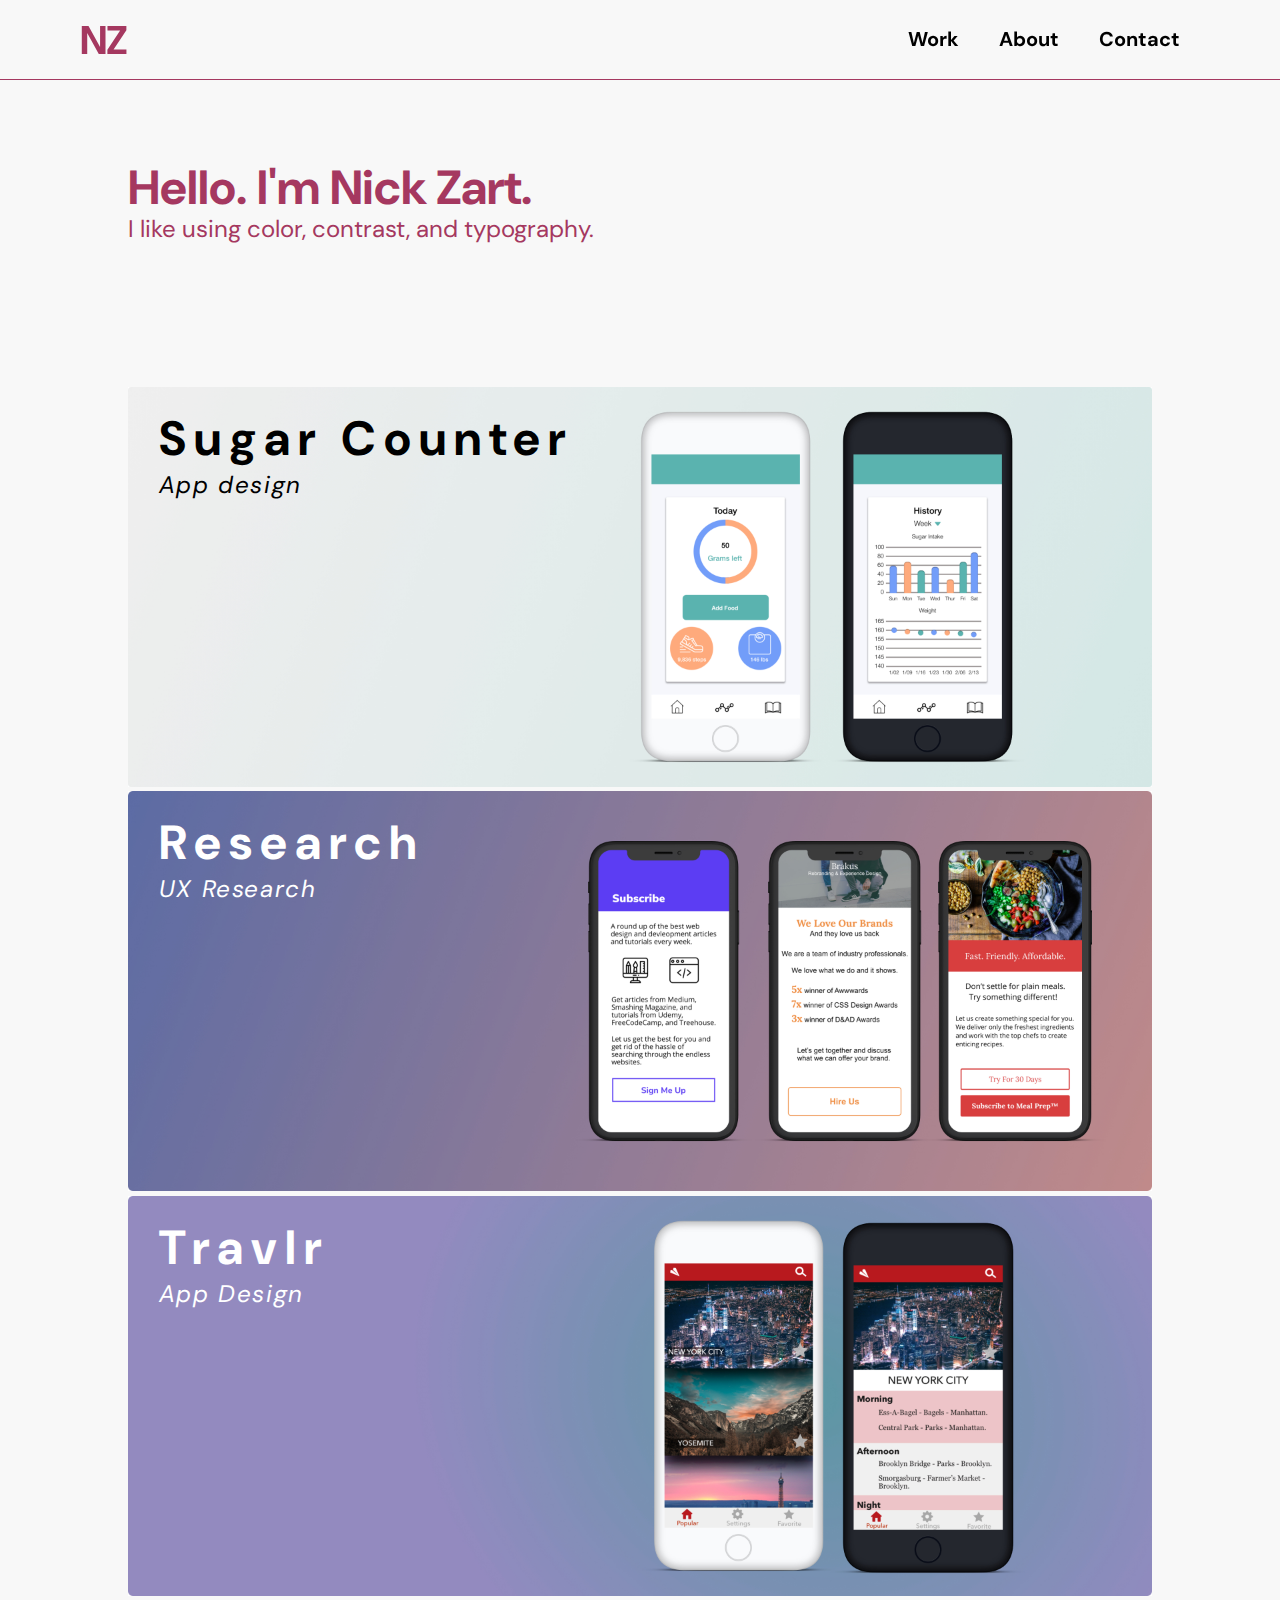
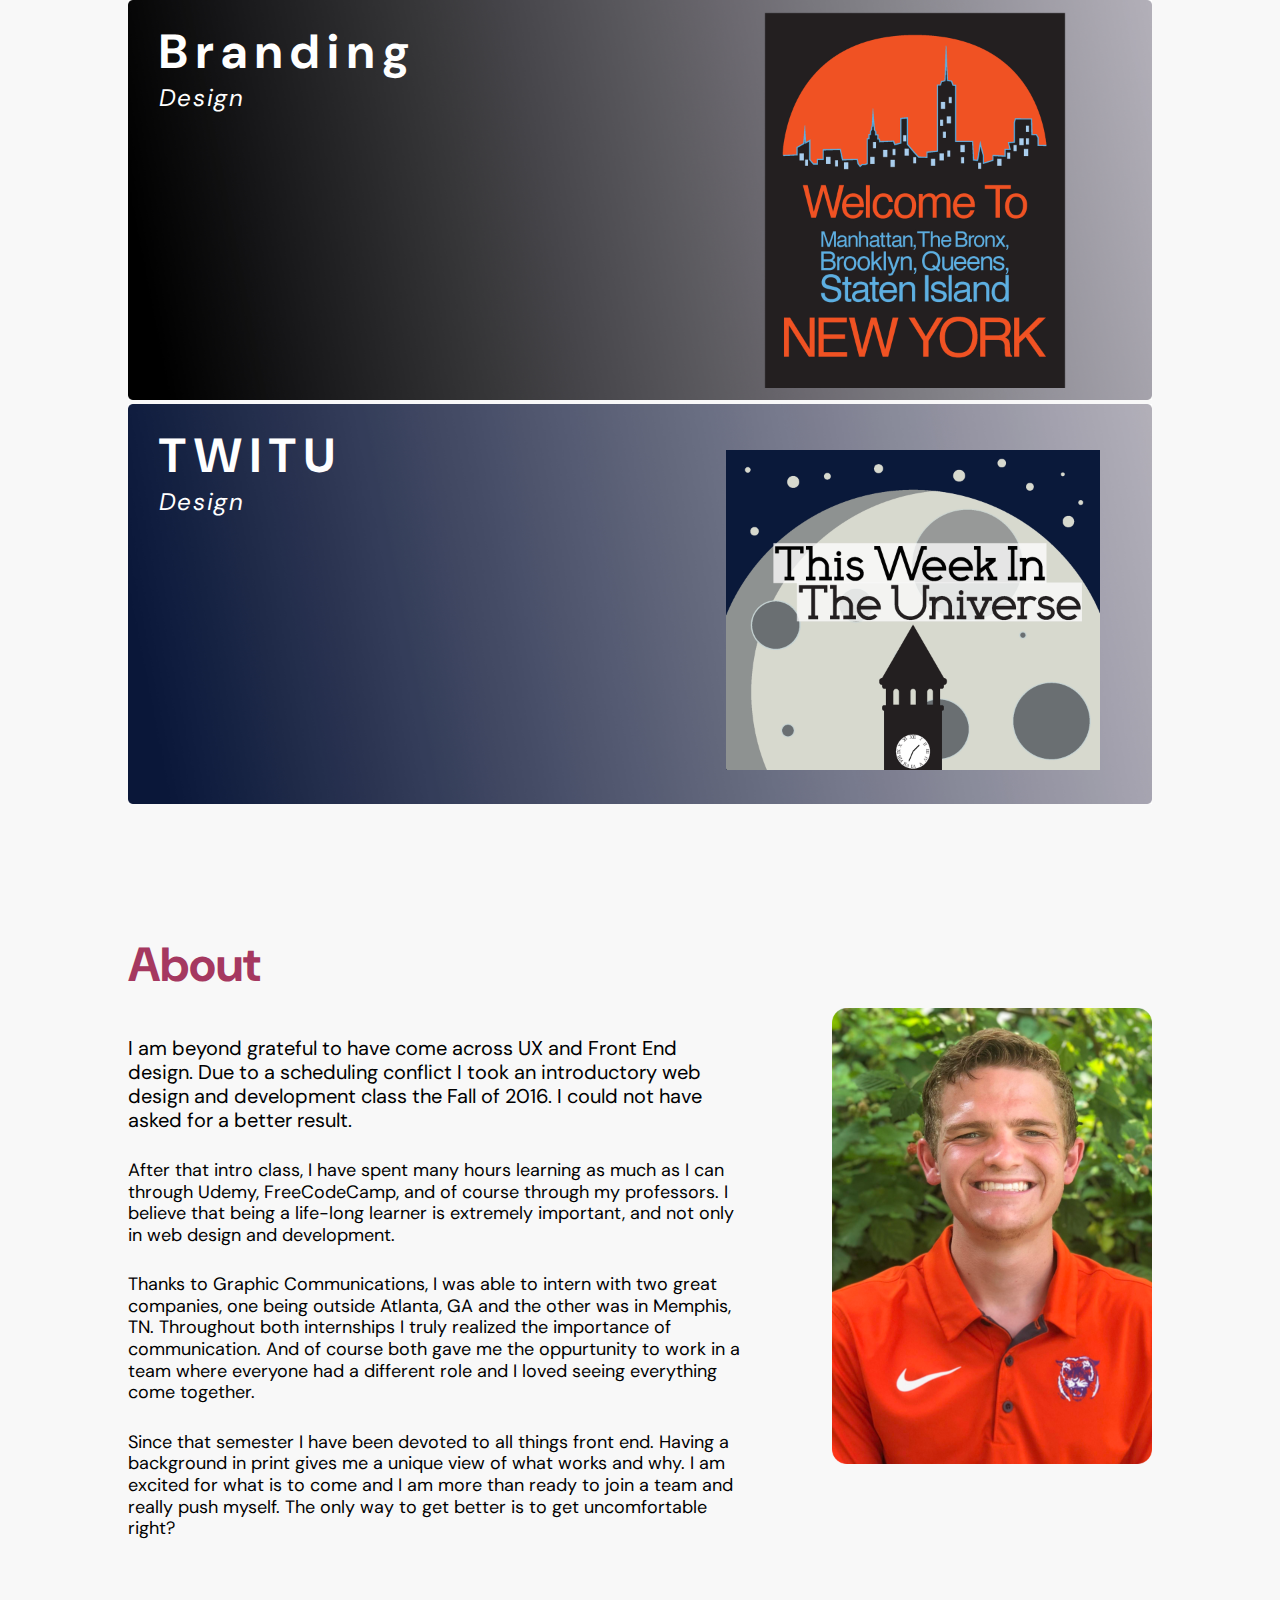
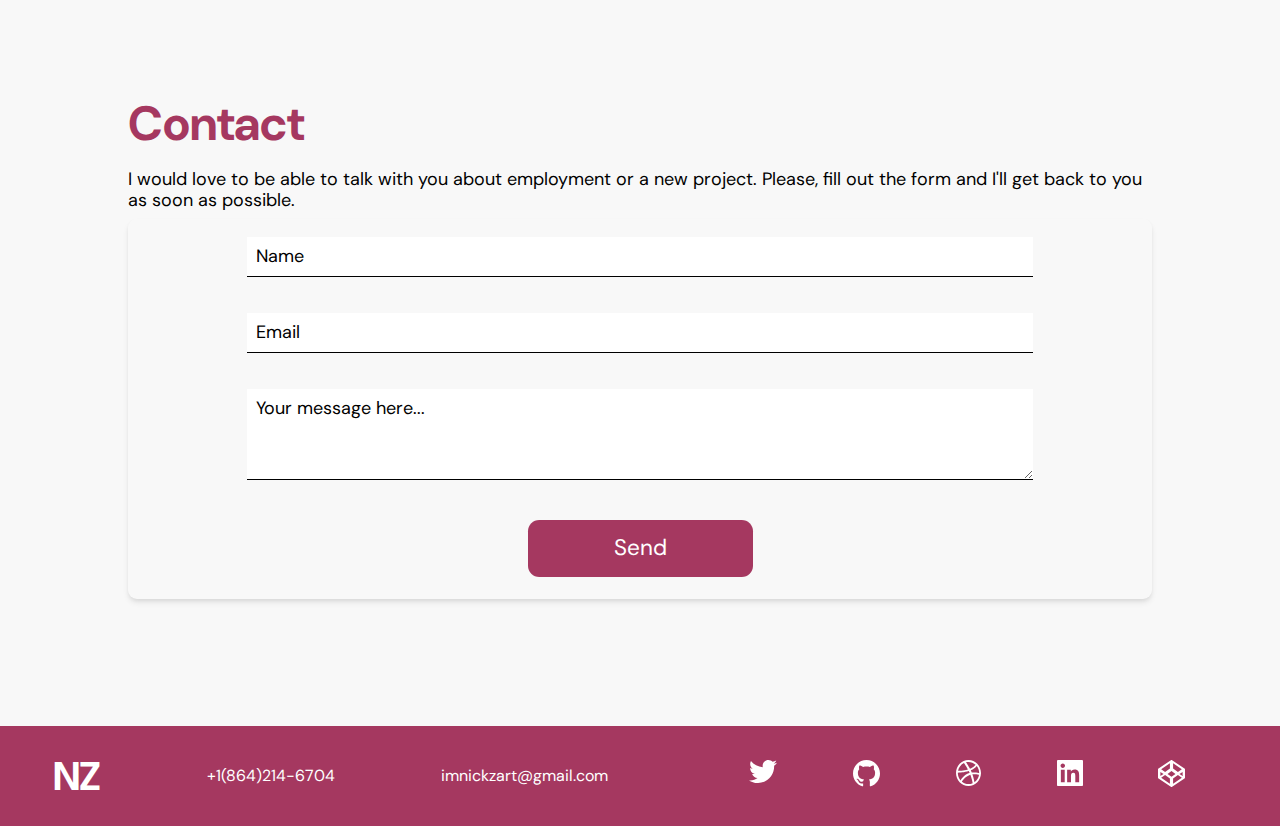
<file: index.html>
<!DOCTYPE html>  
<html lang="en">
    <head>
        <link href="https://fonts.googleapis.com/css?family=DM+Sans:400,700&display=swap" rel="stylesheet">
        <link href="https://fonts.googleapis.com/css?family=DM+Serif+Text&display=swap" rel="stylesheet">
        
        
        <meta name="viewport" content="width=device-width, initial-scale=1"/>
        <link rel="stylesheet" type="text/css" href="outside/normalize.css">
        <link rel="stylesheet" type="text/css" href="outside/modernizr.js">
        
        <link rel="stylesheet" type="text/css" href="stylesheets/style.css">
        
        <!-- Global site tag (gtag.js) - Google Analytics -->
        <script async src="https://www.googletagmanager.com/gtag/js?id=UA-142236474-2"></script>
        <script>
          window.dataLayer = window.dataLayer || [];
          function gtag(){dataLayer.push(arguments);}
          gtag('js', new Date());

          gtag('config', 'UA-142236474-2');
        </script>

        
        <title>Hello.</title>
    </head>
    
    
    <body>
        
        <div class="nav">
            
            <div class="logo">NZ</div>
            
            <ul>
                <li><a href="#workHead" class="first">Work</a></li>
                <li><a href="#aboutHead" class="second">About</a></li>
                <li><a href="#contact" class="third">Contact</a></li>
            </ul>
            
        </div>
        
        
        <div class="wrapper">
            
            <div id="landingPage">
                <div id="firstText">
                    <div class="head">Hello. I'm Nick Zart.</div>
                    <div class="subhead">I like using color, contrast, and typography.</div>
                </div>    
            </div>
            
            
            
            <div class="content" id="workHead">
                <div class="contentWrap">
                    
                    <a href="./sugar.html" target="_blank" class="frontImg">
                        <img class="frontPage" src="./img/sugarArtboard.jpg">
                        <div class="text main" id="black">Sugar Counter</div>
                        <div class="text sub" id="black">App design</div>
                    </a>
                    
                    <a href="./research.html" target="_blank" class="frontImg">
                        <img class="frontPage" src="./img/researchArtboard.jpg">
                        <div class="text main">Research</div>
                        <div class="text sub black">UX Research</div>
                    </a>
                    
                    <a href="./travlr.html" target="_blank" class="frontImg">
                        <img class="frontPage" src="./img/travlrArtboard.jpg">
                        <div class="text main">Travlr</div>
                        <div class="text sub">App Design</div>
                    </a>
                    
                    <a href="./shirt.html" target="_blank" class="frontImg">
                        <img class="frontPage" src="./img/shirtArtboard.jpg">
                        <div class="text main">Branding</div>
                        <div class="text sub">Design</div>
                    </a>
                    
                    <a href="./twitu.html" target="_blank" class="frontImg">
                        <img class="frontPage" src="./img/twituArtboard.jpg">
                        <div class="text main">TWITU</div>
                        <div class="text sub">Design</div>
                    </a>
                </div>
            </div>
           
            
            <div class="content" id="aboutHead">
                <div class="head">About</div>
                
                <div class="contentWrap">
                    <div class="textContent">
                        <p id="headerText">I am beyond grateful to have come across UX and Front End design. Due to a scheduling conflict I took an introductory web design and development class the Fall of 2016. I could not have asked for a better result.</p>
                        
                        <p>After that intro class, I have spent many hours learning as much as I can through Udemy, FreeCodeCamp, and of course through my professors. I believe that being a life-long learner is extremely important, and not only in web design and development.</p>
                        
                        <p>Thanks to Graphic Communications, I was able to intern with two great companies, one being outside Atlanta, GA and the other was in Memphis, TN. Throughout both internships I truly realized the importance of communication. And of course both gave me the oppurtunity to work in a team where everyone had a different role and I loved seeing everything come together.</p>
                        
                        <p>Since that semester I have been devoted to all things front end. Having a background in print gives me a unique view of what works and why. I am excited for what is to come and I am more than ready to join a team and really push myself. The only way to get better is to get uncomfortable right?</p>
                    </div>
                    
                    <img class="personal" src="./img/personal.png">
                    
                </div>
            </div>
            
            
            <div id="contact">
            <div class="head">Contact</div>
                <div id="contactWrap">
                <div>I would love to be able to talk with you about employment or a new project. Please, fill out the form and I'll get back to you as soon as possible.</div>
                    
                <form action="mailto:imnickzart@gmail.com">
                    <input type="text" value="Name" id="name" name="user_name" onfocus="this.value=''">
                    
                    <input type="email" value="Email" id="mail" name="user_mail" onfocus="this.value=''">
                    
                    <textarea id="msg" name="user_message" onfocus="this.value=''">Your message here...</textarea>
                    
                    <button type="submit">Send</button>
                    
                </form>    
            
                </div>
            </div>    
            
            
            
        
        </div>    
        
        <footer>
            <div id="foot">NZ</div>
            <a class="text" href="#">+1(864)214-6704</a>
            <a class="text" href="mailto:imnickzart@gmail.com">imnickzart@gmail.com</a>
            <div id="social">
                <a class="text" href="https://twitter.com/nzart_GC" target="_blank"><img src="./img/twit.svg"></a>
                <a class="text" href="https://github.com/nzart" target="_blank"><img src="./img/git.svg"></a>
                <a class="text" href="https://dribbble.com/njzart" target="_blank"><img src="./img/dribbb.svg"></a>
                <a class="text" href="https://www.linkedin.com/in/imnickzart/" target="_blank"><img src="./img/linkd.svg"></a>
                <a class="text" href="https://codepen.io/njzart1996/" target="_blank"><img src="./img/codp.svg"></a>
            </div>
            <script src="script.js"></script>
        </footer>

        
    </body>
</file>
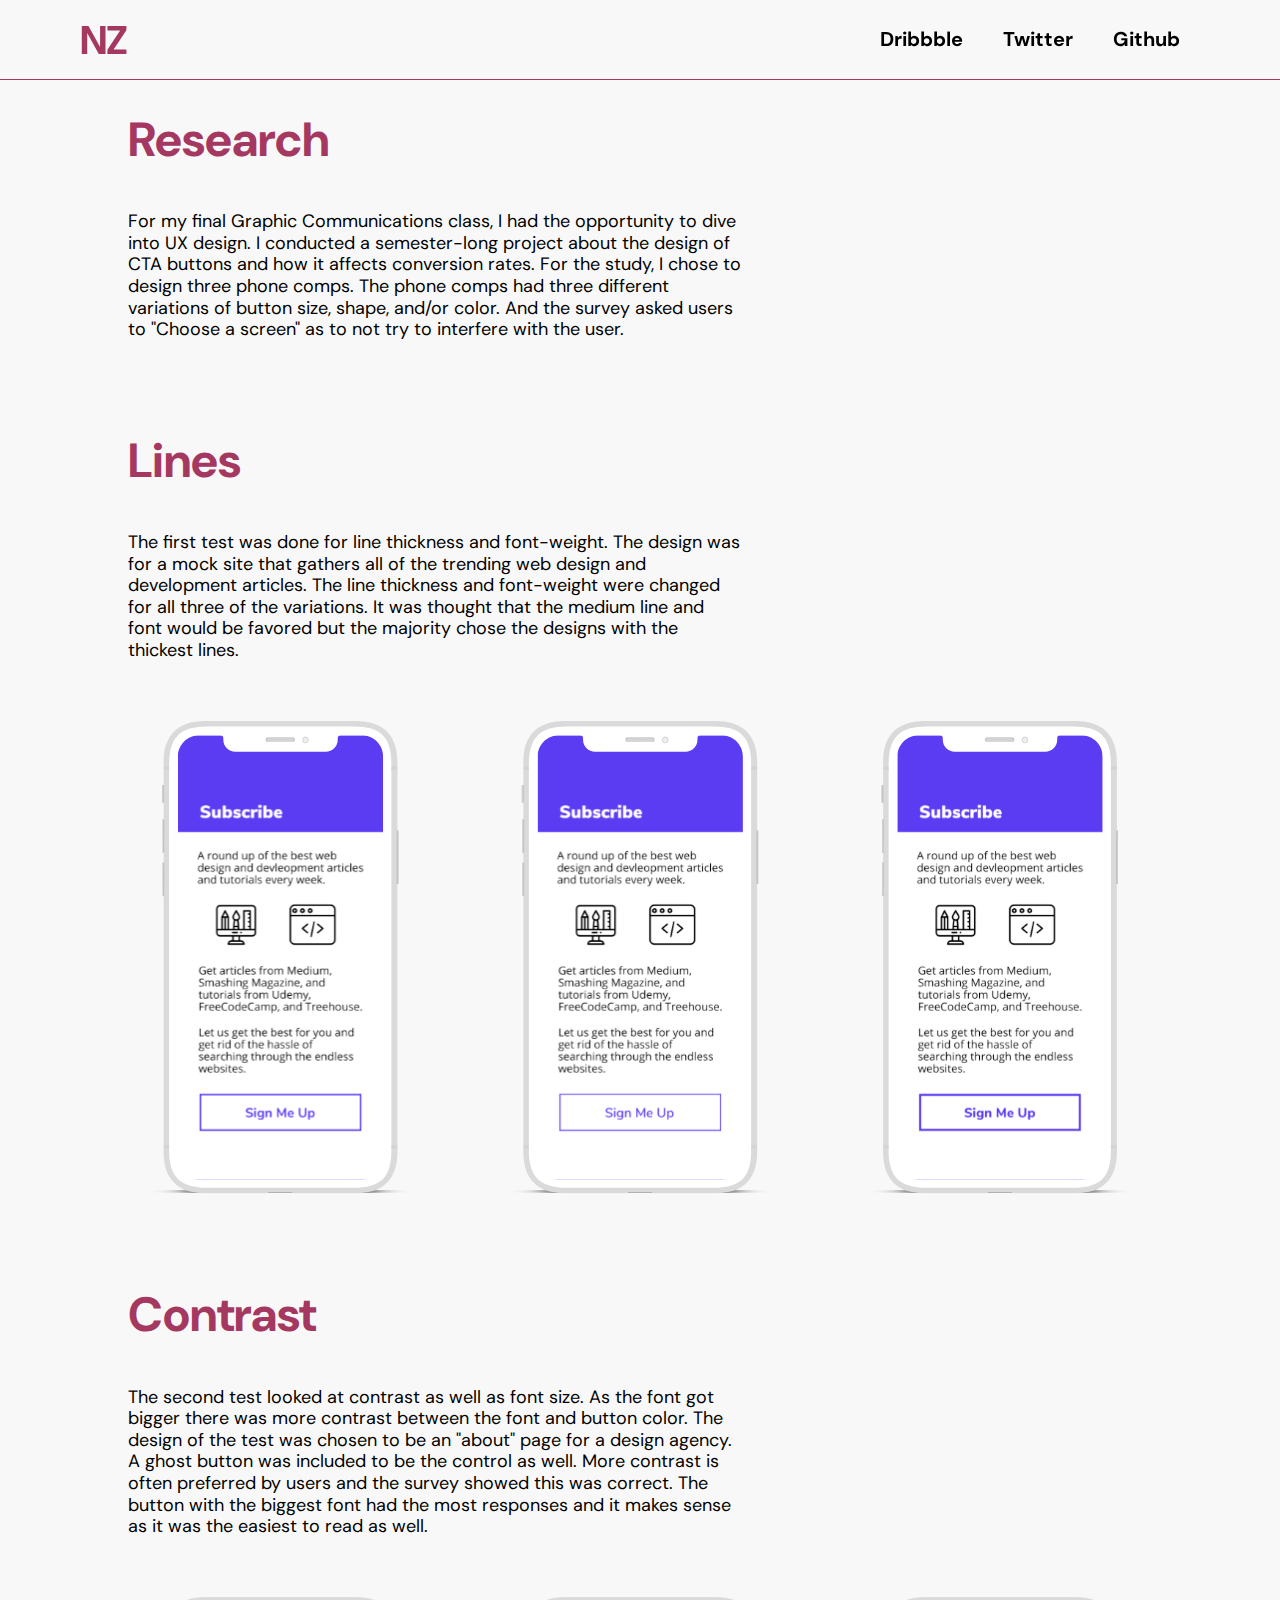
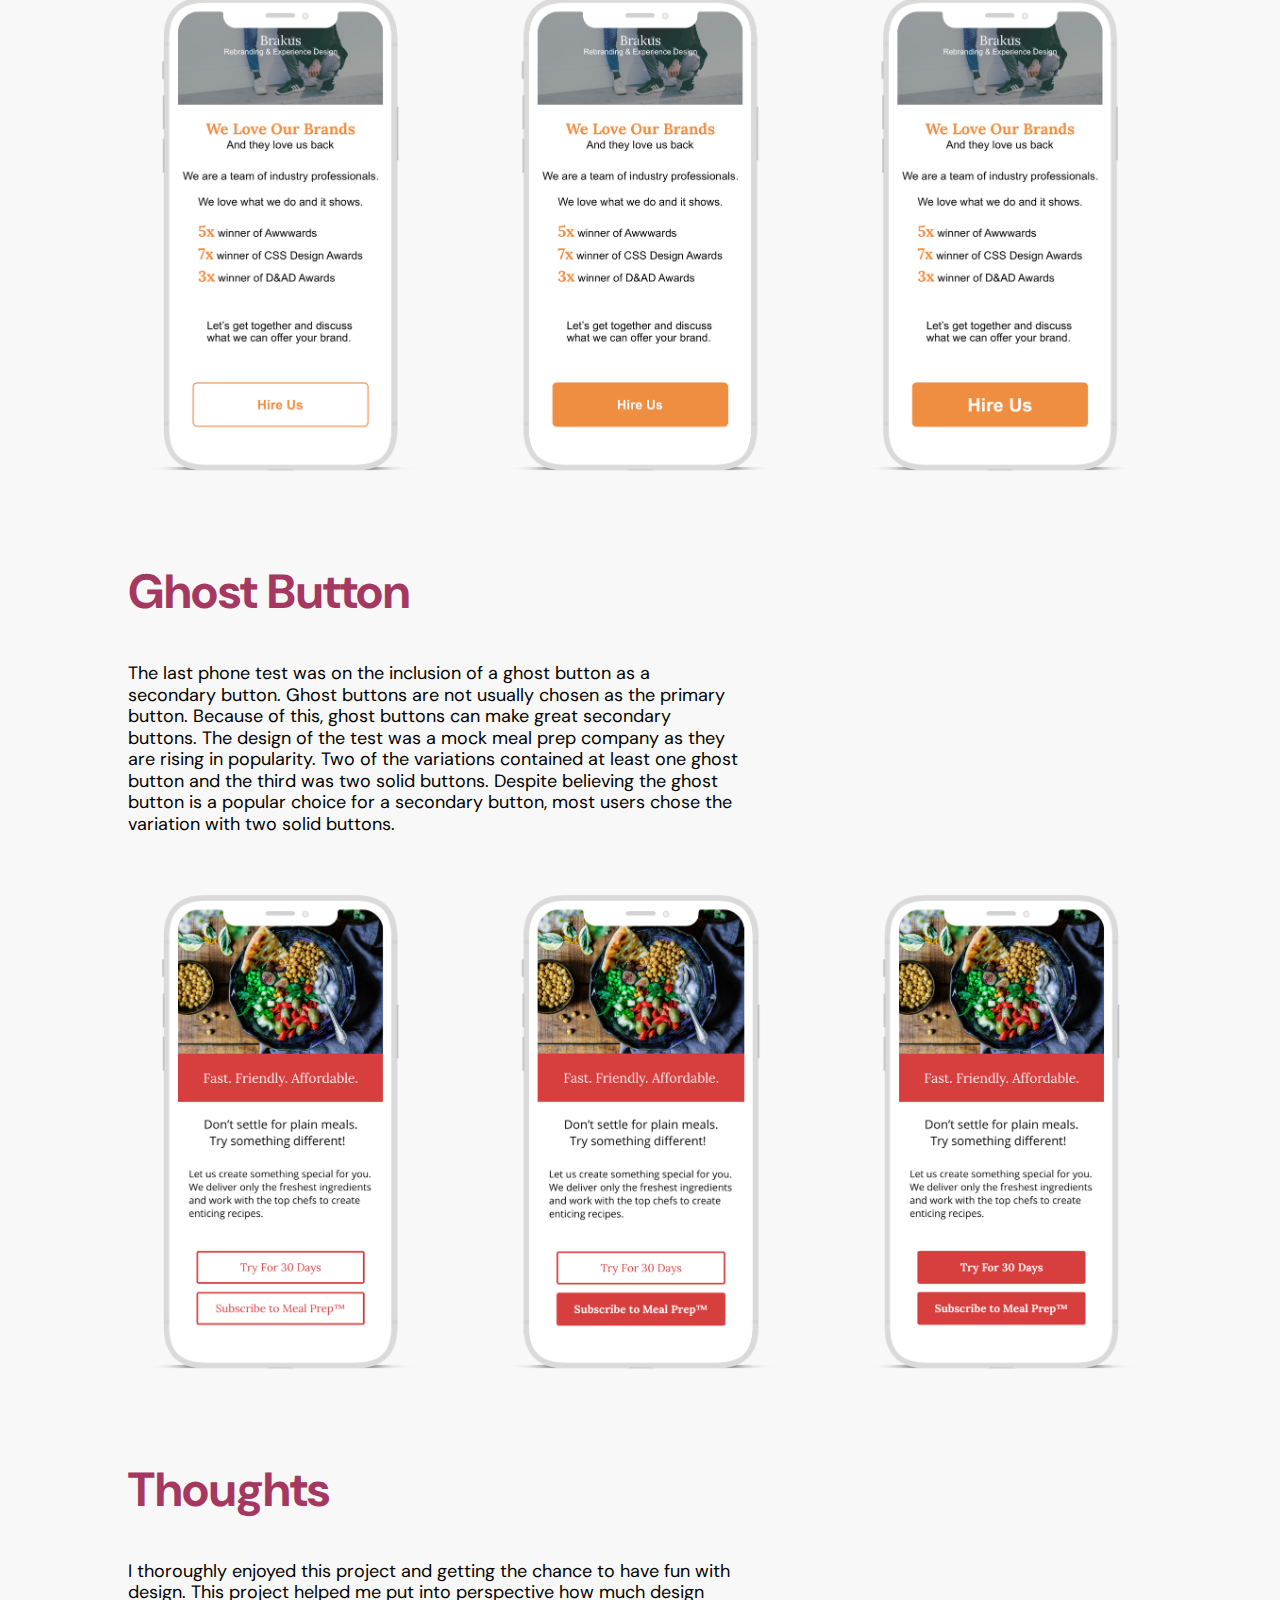
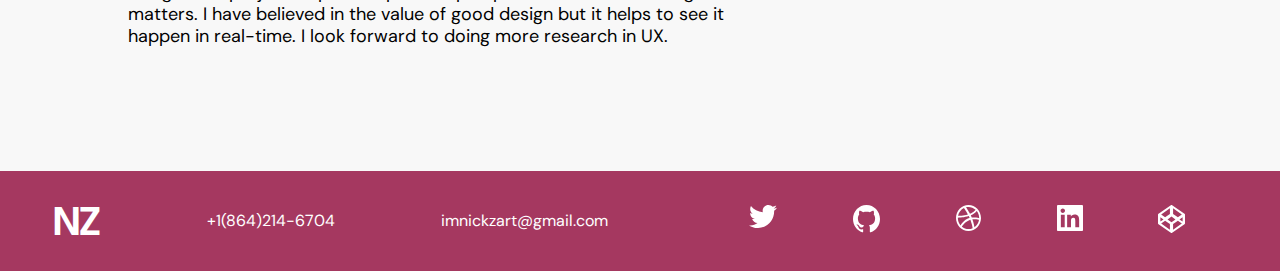
<file: research.html>
<!DOCTYPE html>  
<html lang="en">
    <head>
        <link href="https://fonts.googleapis.com/css?family=DM+Sans:400,700&display=swap" rel="stylesheet">
        <link href="https://fonts.googleapis.com/css?family=DM+Serif+Text&display=swap" rel="stylesheet">
        
        
        <meta name="viewport" content="width=device-width, initial-scale=1"/>
        <link rel="stylesheet" type="text/css" href="outside/normalize.css">
        <link rel="stylesheet" type="text/css" href="outside/modernizr.js">
        
        <link rel="stylesheet" type="text/css" href="stylesheets/style.css">
        
        <!-- Global site tag (gtag.js) - Google Analytics -->
        <script async src="https://www.googletagmanager.com/gtag/js?id=UA-142236474-2"></script>
        <script>
          window.dataLayer = window.dataLayer || [];
          function gtag(){dataLayer.push(arguments);}
          gtag('js', new Date());

          gtag('config', 'UA-142236474-2');
        </script>

        
        <title>On buttons</title>
    </head>
    
    
    <body>
        
        <div class="nav">
            
            <a class="logo" href="./index.html">NZ</a>
            
            <ul>
                <li><a href="https://dribbble.com/njzart" target="_blank" class="first">Dribbble</a></li>
                <li><a href="https://twitter.com/nzart_GC" target="_blank" class="second">Twitter</a></li>
                <li><a href="https://github.com/nzart" target="_blank" class="third">Github</a></li>
            </ul>
            
        </div>
        
        
        <div class="wrapper">
            
            <div class="moar"></div>
            <div class="content">
                <div class="head">Research</div>
                
                    
                <div class="contentWrap">
                    <div class="textContent">
                        <p>For my final Graphic Communications class, I had the opportunity to dive into UX design. I conducted a semester-long project about the design of CTA buttons and how it affects conversion rates. For the study, I chose to design three phone comps. The phone comps had three different variations of button size, shape, and/or color. And the survey asked users to "Choose a screen" as to not try to interfere with the user.</p>
                    </div>
                </div>
            
                <div class="head">Lines</div>
                <div class="contentWrap">
                    <div class="textContent">
                        <p>The first test was done for line thickness and font-weight. The design was for a mock site that gathers all of the trending web design and development articles. The line thickness and font-weight were changed for all three of the variations. It was thought that the medium line and font would be favored but the majority chose the designs with the thickest lines.</p>
                    </div>
                    
                    <img class="bigish" src="./img/thicccCompNEW.svg">
                </div>    

                <div class="head">Contrast</div>
                <div class="contentWrap">
                    <div class="textContent">
                        <p>The second test looked at contrast as well as font size. As the font got bigger there was more contrast between the font and button color.  The design of the test was chosen to be an "about" page for a design agency. A ghost button was included to be the control as well. More contrast is often preferred by users and the survey showed this was correct. The button with the biggest font had the most responses and it makes sense as it was the easiest to read as well.</p>
                    </div>
                    <img class="bigish" src="./img/colorComp.png">
                </div>

                    <div class="head">Ghost Button</div>
                    <div class="contentWrap">
                        <div class="textContent">
                            <p>The last phone test was on the inclusion of a ghost button as a secondary button. 
                            Ghost buttons are not usually chosen as the primary button. 
                            Because of this, ghost buttons can make great secondary buttons. 
                            The design of the test was a mock meal prep company as they are rising in popularity. 
                            Two of the variations contained at least one ghost button and the third was two solid buttons. 
                            Despite believing the ghost button is a popular choice for a secondary button, most users chose the variation with two solid buttons.</p>
                        </div>
                        <img class="bigish" src="./img/mealPrepComp.png">
                    </div>    

                <div class="head">Thoughts</div>
                <div class="contentWrap">
                    <div class="textContent">
                        <p>I thoroughly enjoyed this project and getting the chance to have fun with design. This project helped me put into perspective how much design matters.  I have believed in the value of good design but it helps to see it happen in real-time. I look forward to doing more research in UX.</p>
                    </div>
                </div>    
                    
                    
            </div>
              
            
            
            
        
        </div>    
        
        <footer>
            <div id="foot">NZ</div>
            <a class="text" href="#">+1(864)214-6704</a>
            <a class="text" href="mailto:imnickzart@gmail.com">imnickzart@gmail.com</a>
            <div id="social">
                <a class="text" href="https://twitter.com/nzart_GC" target="_blank"><img src="./img/twit.svg"></a>
                <a class="text" href="https://github.com/nzart" target="_blank"><img src="./img/git.svg"></a>
                <a class="text" href="https://dribbble.com/njzart" target="_blank"><img src="./img/dribbb.svg"></a>
                <a class="text" href="https://www.linkedin.com/in/imnickzart/" target="_blank"><img src="./img/linkd.svg"></a>
                <a class="text" href="https://codepen.io/njzart1996/" target="_blank"><img src="./img/codp.svg"></a>
            </div>
            <script src="script.js"></script>
        </footer>

        
    </body>
</file>
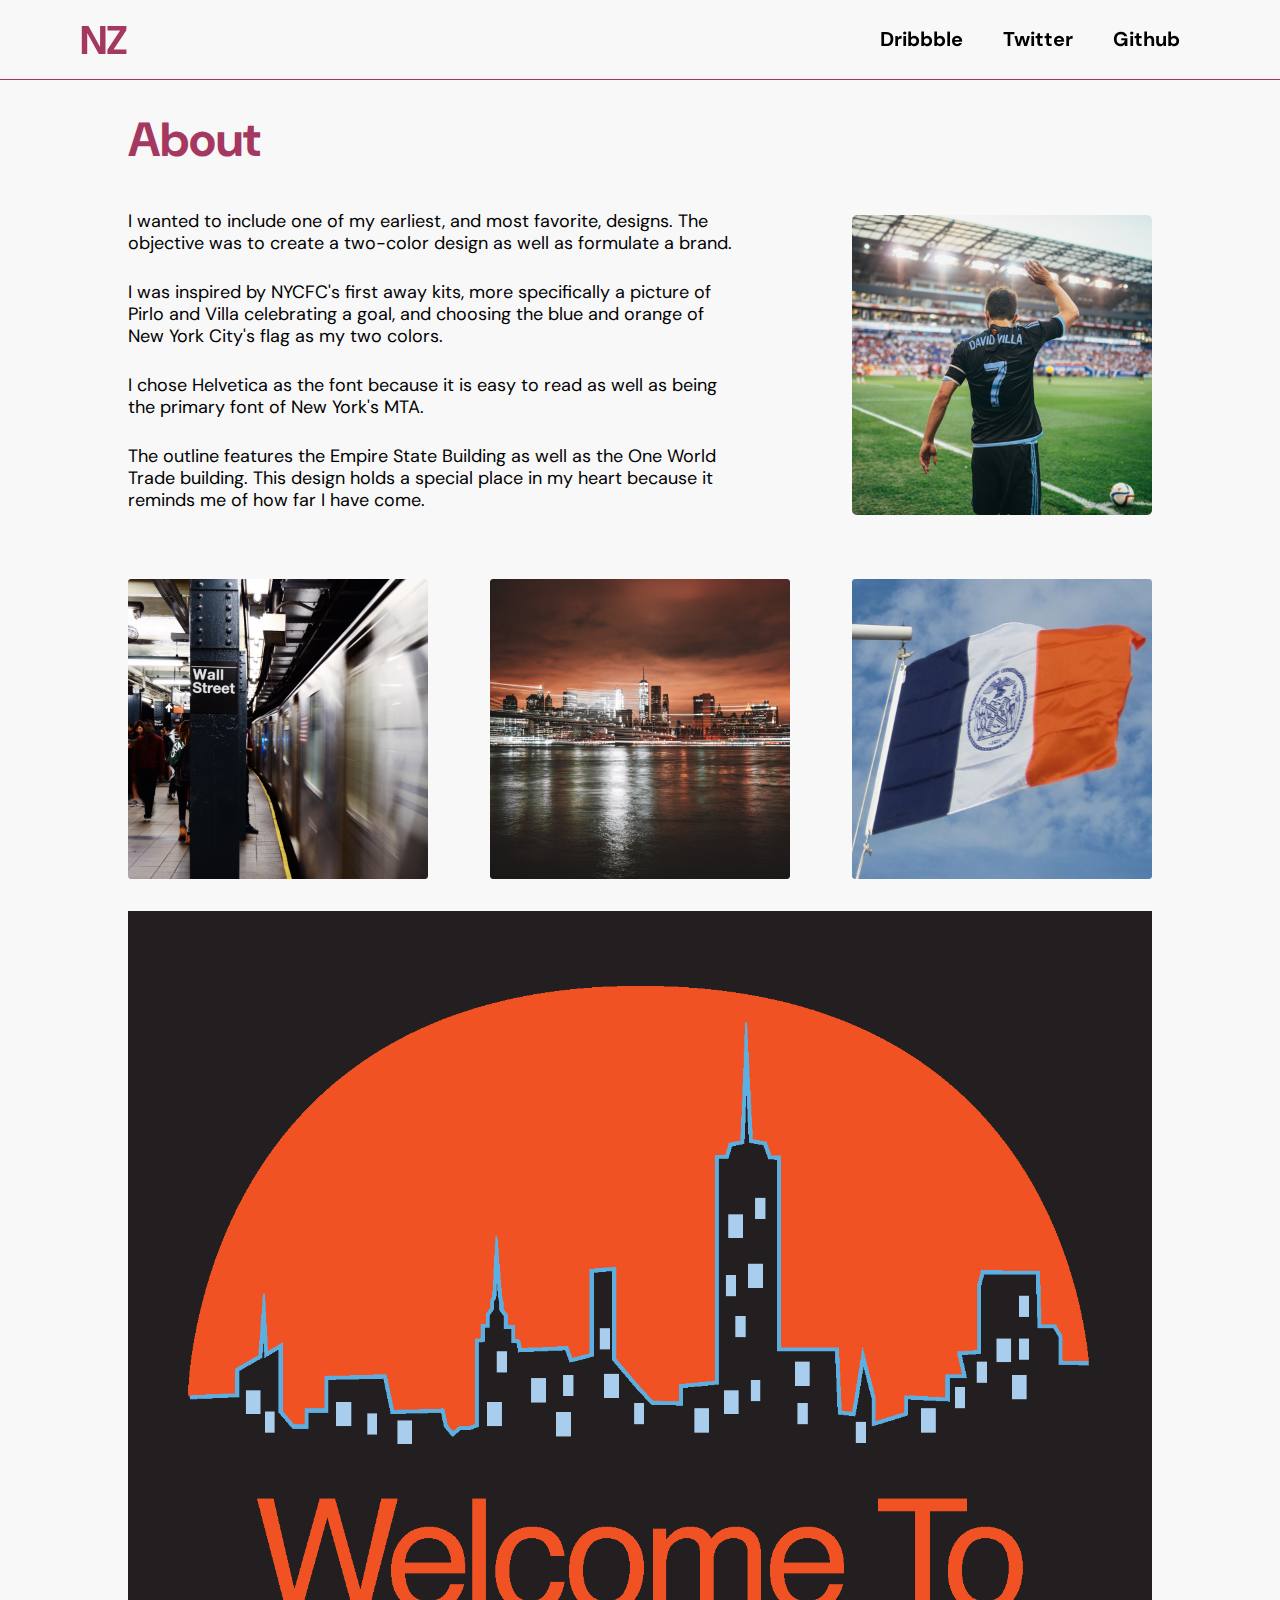
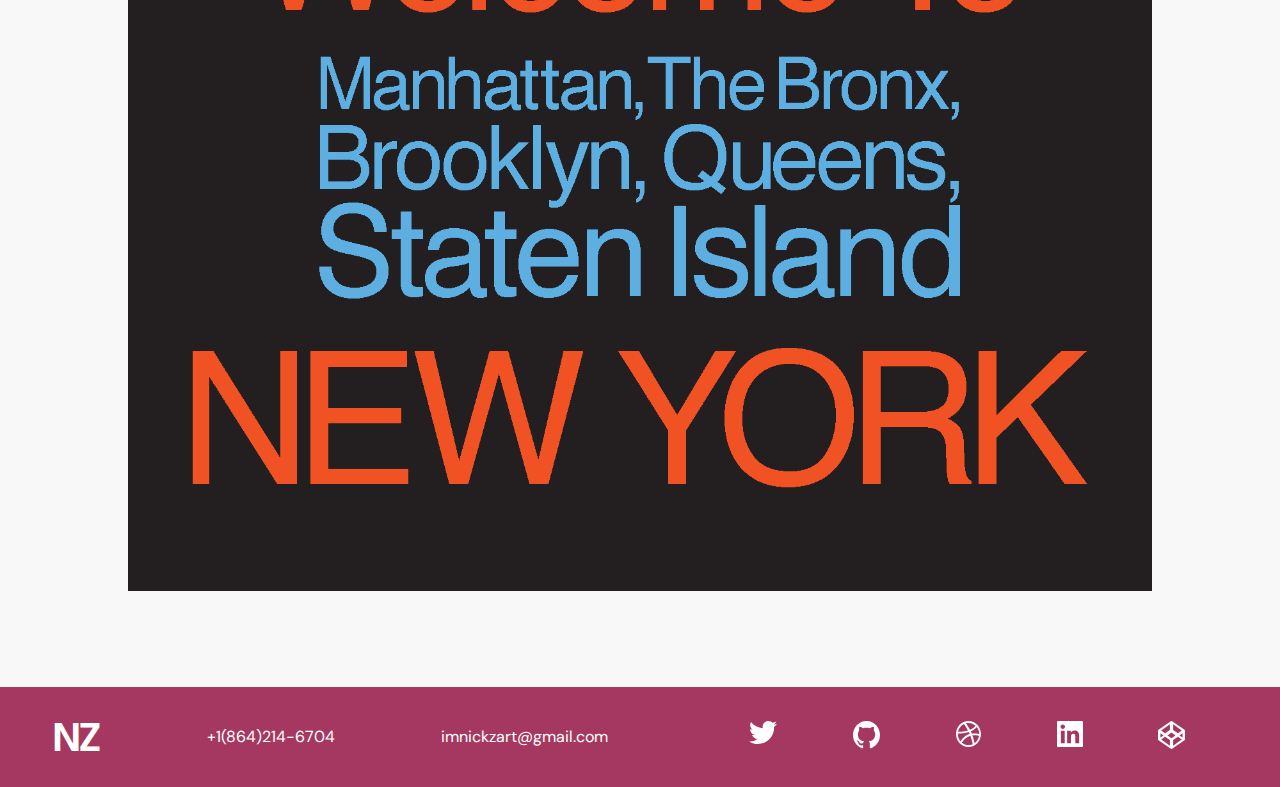
<file: shirt.html>
<!DOCTYPE html>  
<html lang="en">
    <head>
        <link href="https://fonts.googleapis.com/css?family=DM+Sans:400,700&display=swap" rel="stylesheet">
        <link href="https://fonts.googleapis.com/css?family=DM+Serif+Text&display=swap" rel="stylesheet">
        
        
        <meta name="viewport" content="width=device-width, initial-scale=1"/>
        <link rel="stylesheet" type="text/css" href="outside/normalize.css">
        <link rel="stylesheet" type="text/css" href="outside/modernizr.js">
        
        <link rel="stylesheet" type="text/css" href="stylesheets/style.css">
        
        <!-- Global site tag (gtag.js) - Google Analytics -->
        <script async src="https://www.googletagmanager.com/gtag/js?id=UA-142236474-2"></script>
        <script>
          window.dataLayer = window.dataLayer || [];
          function gtag(){dataLayer.push(arguments);}
          gtag('js', new Date());

          gtag('config', 'UA-142236474-2');
        </script>

        
        <title>Hello.</title>
    </head>
    
    
    <body>
        
        <div class="nav">
            
            <a class="logo" href="./index.html">NZ</a>
            
            <ul>
                <li><a href="https://dribbble.com/njzart" target="_blank" class="first">Dribbble</a></li>
                <li><a href="https://twitter.com/nzart_GC" target="_blank" class="second">Twitter</a></li>
                <li><a href="https://github.com/nzart" target="_blank" class="third">Github</a></li>
            </ul>
            
        </div>
        
        
        <div class="wrapper">
            
            <div class="moar"></div>
            <div class="content">
                <div class="head">About</div>
                
                <div class="contentWrap">
                    <div class="textContent">
                        <p>I wanted to include one of my earliest, and most favorite, designs. The objective was to create a two-color design as well as formulate a brand.</p>
                        
                        <p>I was inspired by NYCFC's first away kits, more specifically a picture of Pirlo and Villa celebrating a goal, and choosing the blue and orange of New York City's flag as my two colors.</p>
                        
                        <p>I chose Helvetica as the font because it is easy to read as well as being the primary font of New York's MTA.</p>
                        
                        <p>The outline features the Empire State Building as well as the One World Trade building. This design holds a special place in my heart because it reminds me of how far I have come.</p>
                    </div>
                    
                    <img class="sparta" src="./img/davidvilla.png">
                    
                    <img class="sparta" src="./img/wallstreet.png">
                    <img class="sparta" src="./img/nycskyline.png">
                    <img class="sparta" src="./img/nycflag.png">
                    
                    <img class="bigish" src="./img/t-shirt.png">
                    
                </div>
            </div>
              
            
            
            
        
        </div>    
        
        <footer>
            <div id="foot">NZ</div>
            <a class="text" href="#">+1(864)214-6704</a>
            <a class="text" href="mailto:imnickzart@gmail.com">imnickzart@gmail.com</a>
            <div id="social">
                <a class="text" href="https://twitter.com/nzart_GC" target="_blank"><img src="./img/twit.svg"></a>
                <a class="text" href="https://github.com/nzart" target="_blank"><img src="./img/git.svg"></a>
                <a class="text" href="https://dribbble.com/njzart" target="_blank"><img src="./img/dribbb.svg"></a>
                <a class="text" href="https://www.linkedin.com/in/imnickzart/" target="_blank"><img src="./img/linkd.svg"></a>
                <a class="text" href="https://codepen.io/njzart1996/" target="_blank"><img src="./img/codp.svg"></a>
            </div>
            <script src="script.js"></script>
        </footer>

        
    </body>
</file>
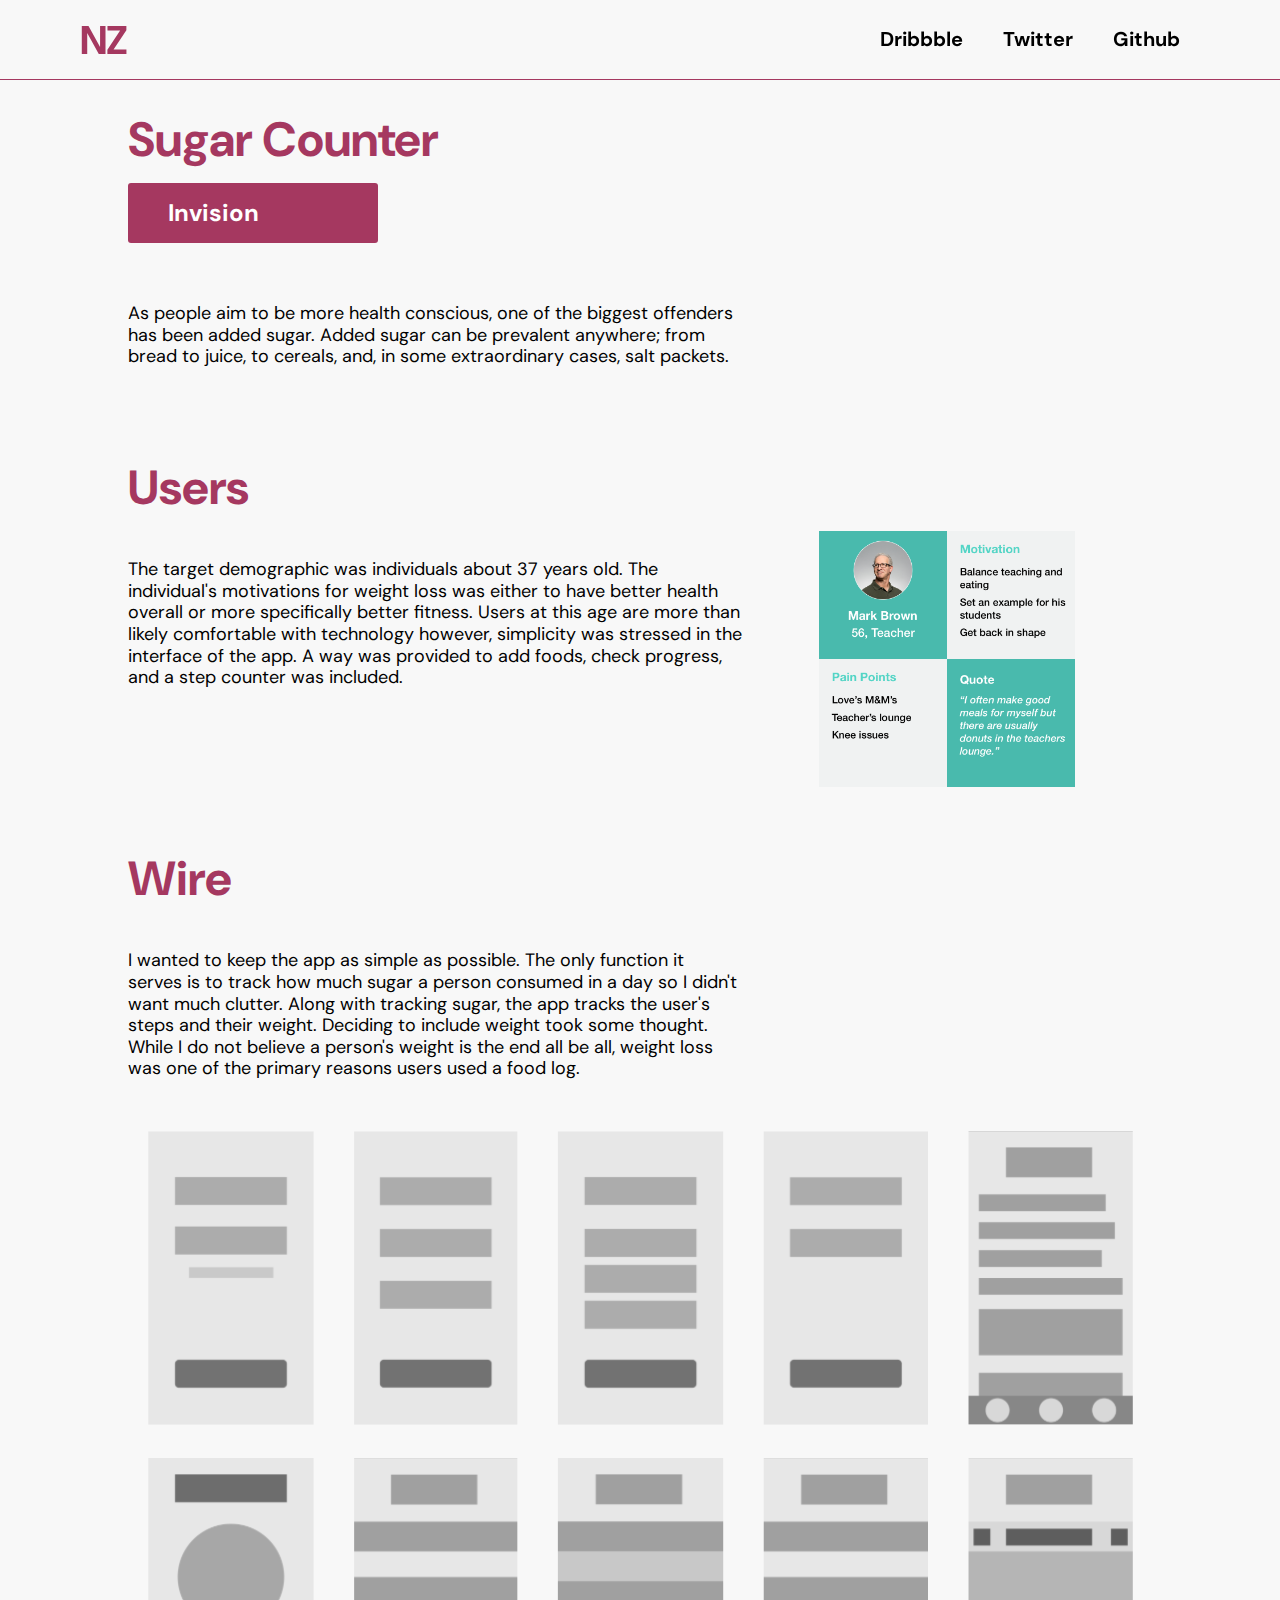
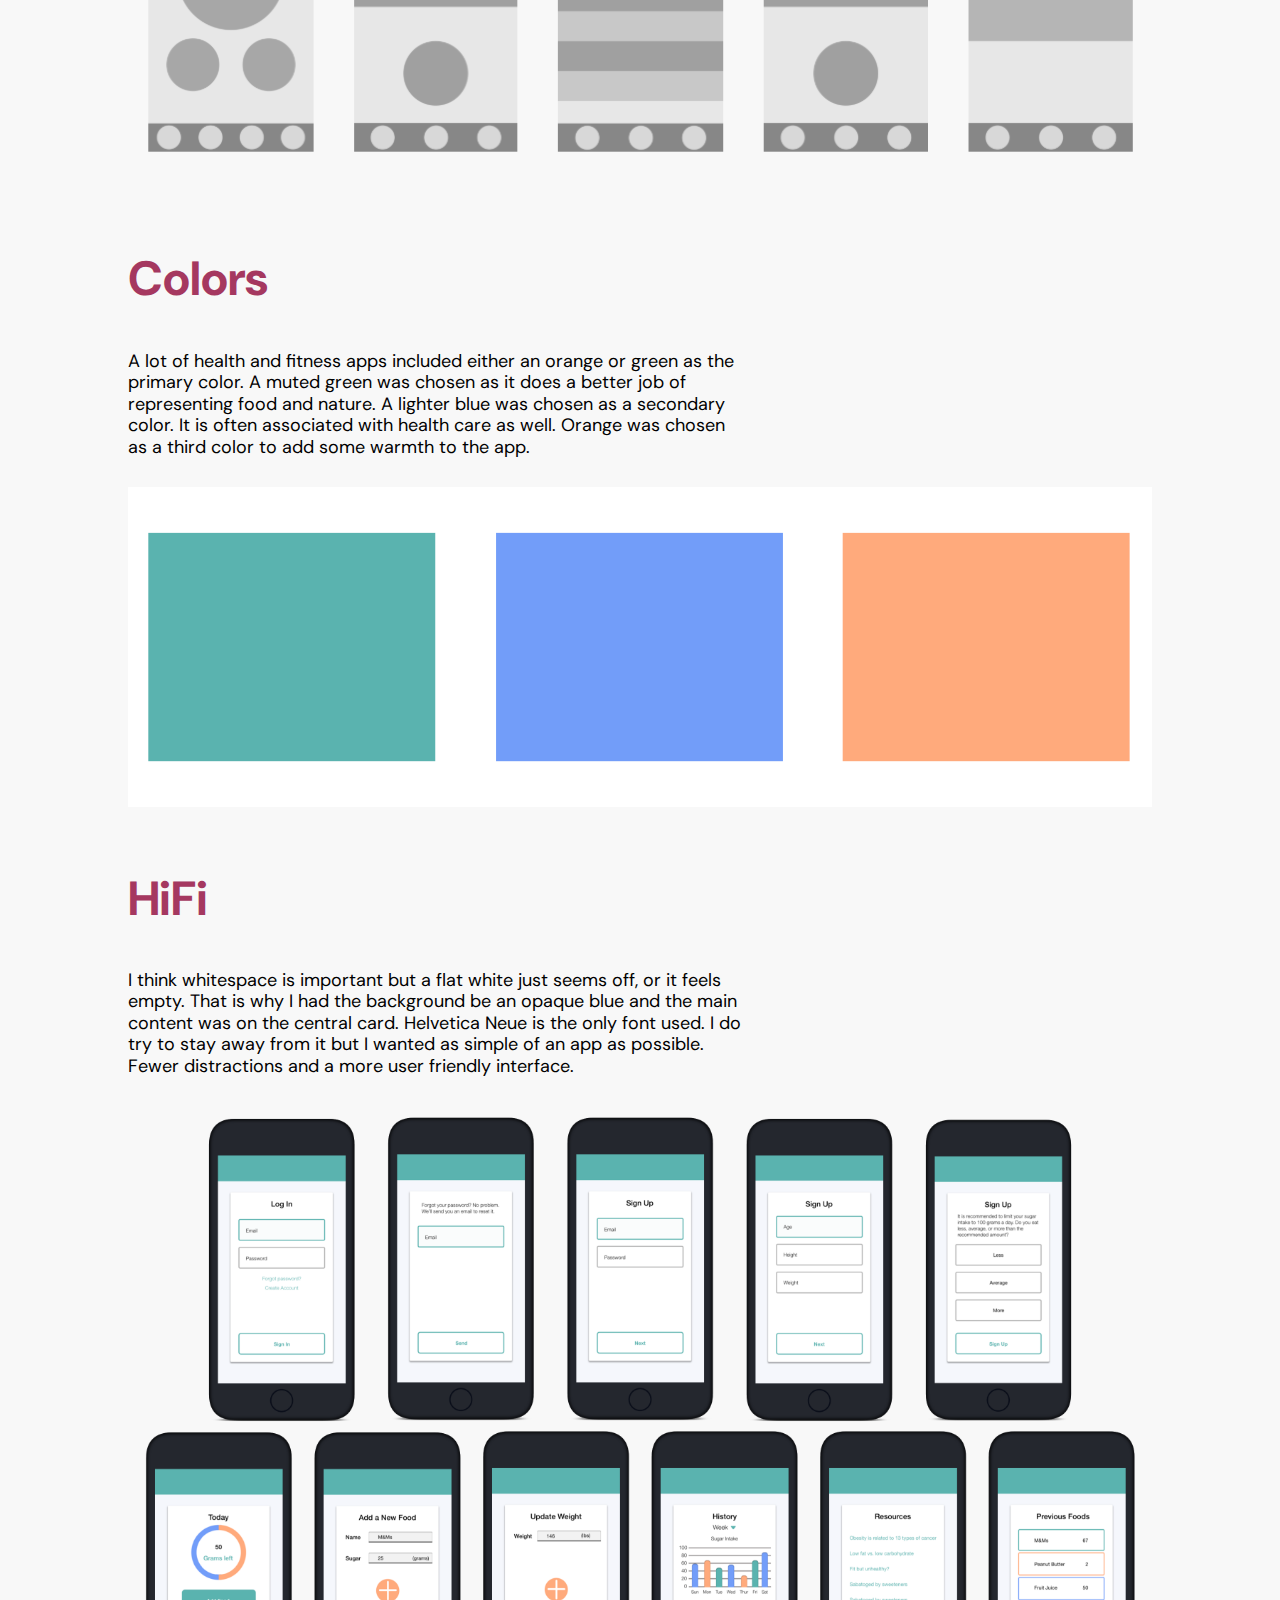
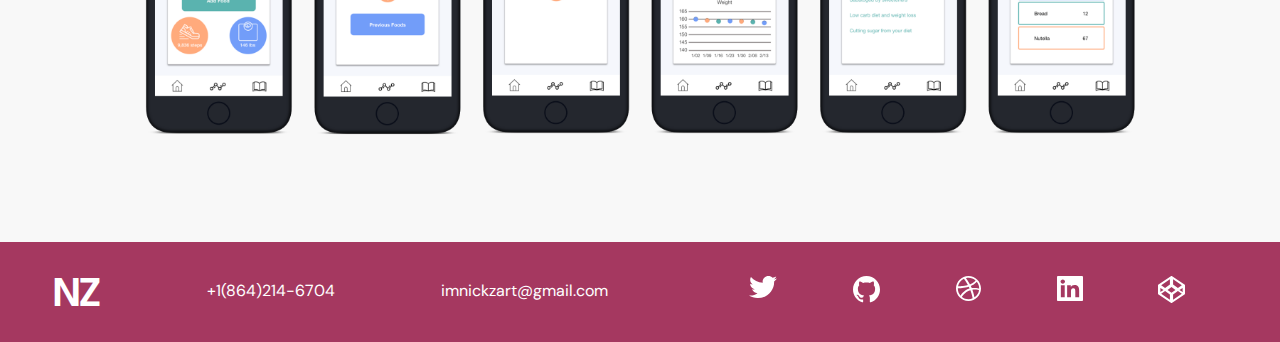
<file: sugar.html>
<!DOCTYPE html>  
<html lang="en">
    <head>
        <link href="https://fonts.googleapis.com/css?family=DM+Sans:400,700&display=swap" rel="stylesheet">
        <link href="https://fonts.googleapis.com/css?family=DM+Serif+Text&display=swap" rel="stylesheet">
        
        
        <meta name="viewport" content="width=device-width, initial-scale=1"/>
        <link rel="stylesheet" type="text/css" href="outside/normalize.css">
        <link rel="stylesheet" type="text/css" href="outside/modernizr.js">
        
        <link rel="stylesheet" type="text/css" href="stylesheets/style.css">
        
        <link rel="stylesheet" href="https://use.fontawesome.com/releases/v5.8.1/css/all.css" integrity="sha384-50oBUHEmvpQ+1lW4y57PTFmhCaXp0ML5d60M1M7uH2+nqUivzIebhndOJK28anvf" crossorigin="anonymous">
        
        <!-- Global site tag (gtag.js) - Google Analytics -->
        <script async src="https://www.googletagmanager.com/gtag/js?id=UA-142236474-2"></script>
        <script>
          window.dataLayer = window.dataLayer || [];
          function gtag(){dataLayer.push(arguments);}
          gtag('js', new Date());

          gtag('config', 'UA-142236474-2');
        </script>

        
        <title>Sugar</title>
    </head>
    
    
    <body>
        
        <div class="nav">
            
            <a class="logo" href="./index.html">NZ</a>
            
            <ul>
                <li><a href="https://dribbble.com/njzart" target="_blank" class="first">Dribbble</a></li>
                <li><a href="https://twitter.com/nzart_GC" target="_blank" class="second">Twitter</a></li>
                <li><a href="https://github.com/nzart" target="_blank" class="third">Github</a></li>
            </ul>
            
        </div>
        
        
        <div class="wrapper">
            
            <div class="moar"></div>
            <div class="content">
                <div class="head">Sugar Counter</div>
                <a href="https://invis.io/DEQFXSA6WRF" target="_blank" class="o_btn">
                    <span>Invision</span>
                    <i class="fas fa-arrow-right"></i>
                </a>
                
                    
                <div class="contentWrap">
                    <div class="textContent">
                        <p>As people aim to be more health conscious, one of the biggest offenders has been added sugar. Added sugar can be prevalent anywhere; from bread to juice, to cereals, and, in some extraordinary cases, salt packets.</p>
                    </div>
                </div>    

                <div class="head">Users</div>
                <div class="contentWrap">
                    <div class="textContent">
                        <p>The target demographic was individuals about 37 years old. The individual's motivations for weight loss was either to have better health overall or more specifically better fitness. Users at this age are more than likely comfortable with technology however, simplicity was stressed in the interface of the app. A way was provided to add foods, check progress, and a step counter was included.</p>
                    </div>
                    
                    <img class="halfish" src="./img/personaSugar.png">
                </div>

                    <div class="head">Wire</div>
                    <div class="contentWrap">
                        <div class="textContent">
                            <p>I wanted to keep the app as simple as possible. The only function it serves is to track how much sugar a person consumed in a day so I didn't want much clutter. Along with tracking sugar, the app tracks the user's steps and their weight. Deciding to include weight took some thought. While I do not believe a person's weight is the end all be all, weight loss was one of the primary reasons users used a food log.</p>
                        </div>
                        
                        <img class="bigish" src="./img/suwire.svg">
                    </div>    

                <div class="head">Colors</div>
                <div class="contentWrap">
                    <div class="textContent">
                        <p>A lot of health and fitness apps included either an orange or green as the primary color. A muted green was chosen as it does a better job of representing food and nature. A lighter blue was chosen as a secondary color. It is often associated with health care as well. Orange was chosen as a third color to add some warmth to the app.</p>
                    </div>
                    
                    <img class="bigish" src="./img/colors.png">
                </div>
                
                <div class="head">HiFi</div>
                <div class="contentWrap">
                    <div class="textContent">
                        <p>I think whitespace is important but a flat white just seems off, or it feels empty. That is why I had the background be an opaque blue and the main content was on the central card. Helvetica Neue is the only font used. I do try to stay away from it but I wanted as simple of an app as possible. Fewer distractions and a more user friendly interface.</p>
                    </div>
                    
                    <img class="bigish" src="./img/sugarphone.png">
                </div>
                    
                    
            </div>
        
        </div>    
        
        <footer>
            <div id="foot">NZ</div>
            <a class="text" href="#">+1(864)214-6704</a>
            <a class="text" href="mailto:imnickzart@gmail.com">imnickzart@gmail.com</a>
            <div id="social">
                <a class="text" href="https://twitter.com/nzart_GC" target="_blank"><img src="./img/twit.svg"></a>
                <a class="text" href="https://github.com/nzart" target="_blank"><img src="./img/git.svg"></a>
                <a class="text" href="https://dribbble.com/njzart" target="_blank"><img src="./img/dribbb.svg"></a>
                <a class="text" href="https://www.linkedin.com/in/imnickzart/" target="_blank"><img src="./img/linkd.svg"></a>
                <a class="text" href="https://codepen.io/njzart1996/" target="_blank"><img src="./img/codp.svg"></a>
            </div>
            <script src="script.js"></script>
        </footer>

        
    </body>
</file>
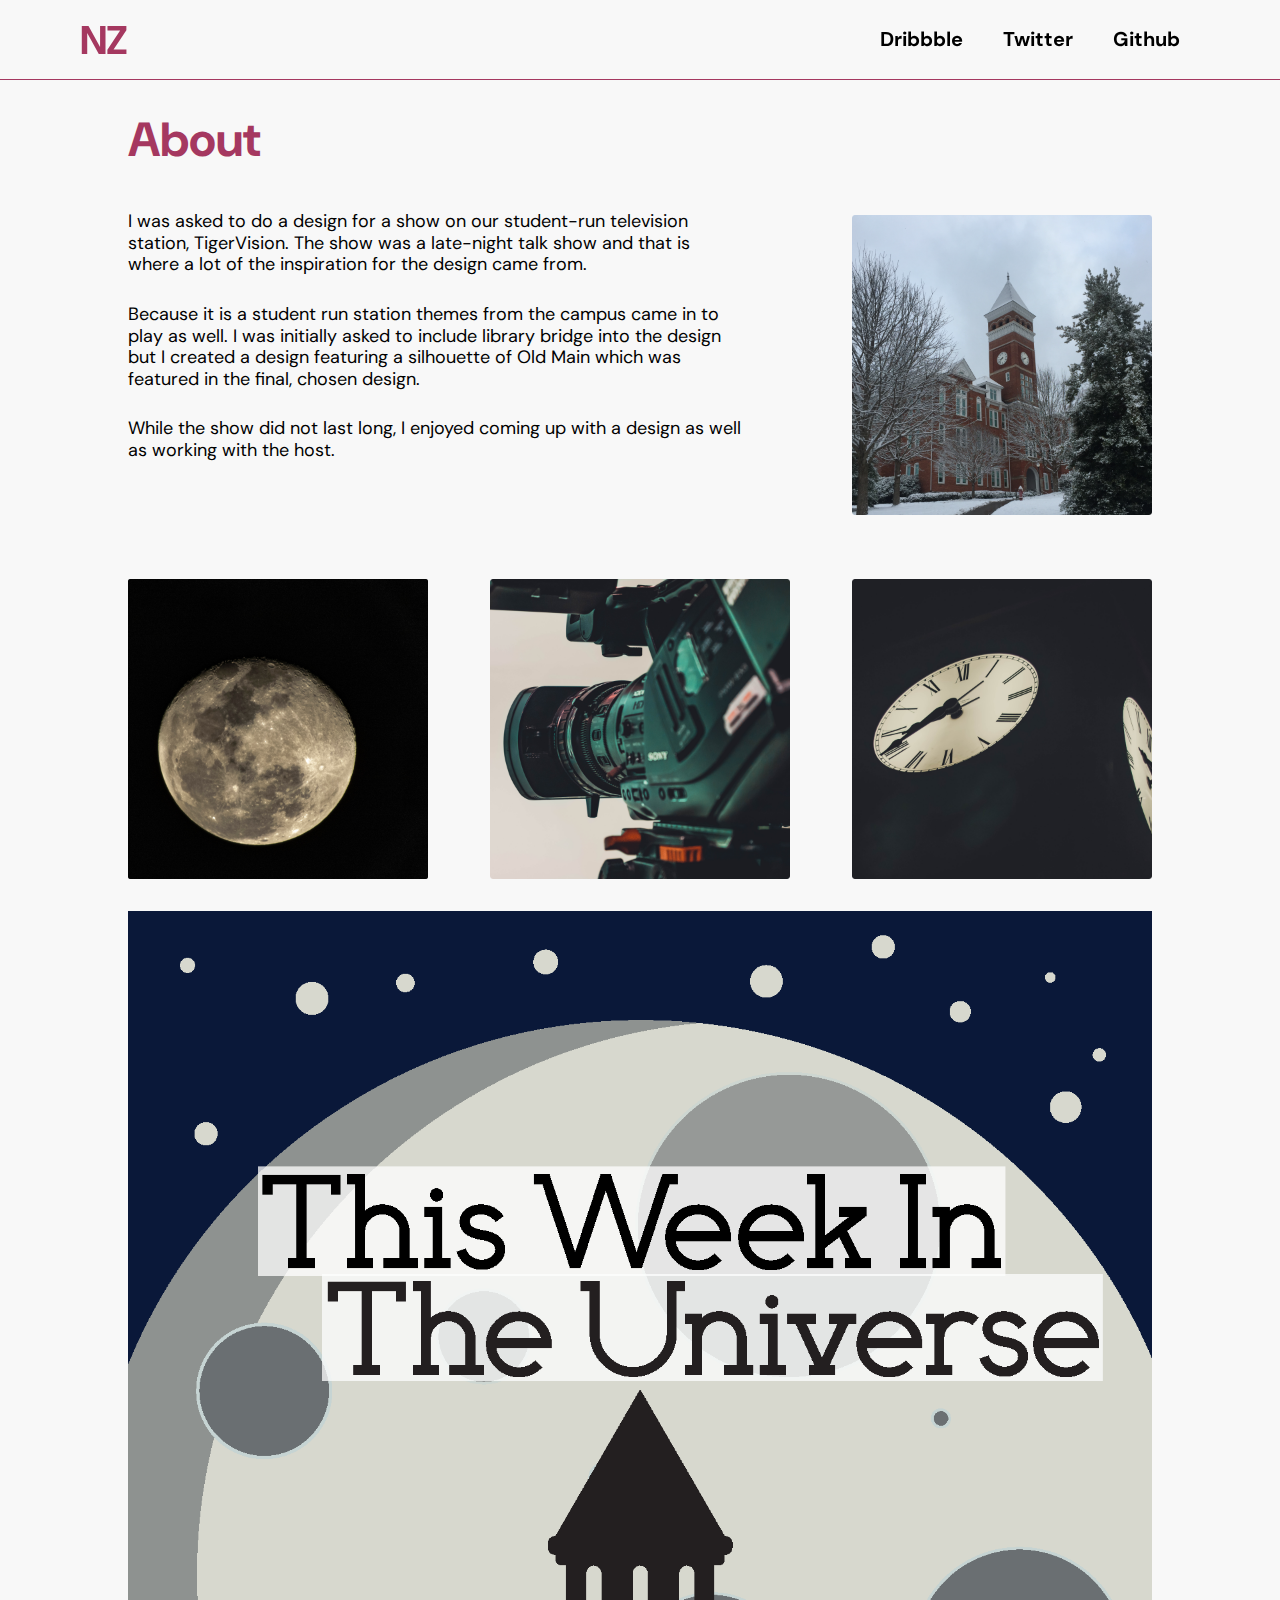
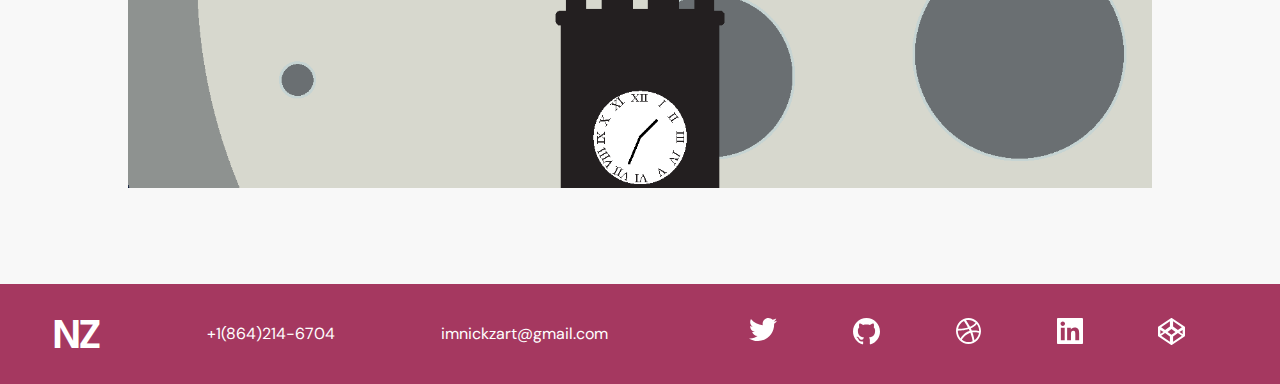
<file: twitu.html>
<!DOCTYPE html>  
<html lang="en">
    <head>
        <link href="https://fonts.googleapis.com/css?family=DM+Sans:400,700&display=swap" rel="stylesheet">
        <link href="https://fonts.googleapis.com/css?family=DM+Serif+Text&display=swap" rel="stylesheet">
        
        
        <meta name="viewport" content="width=device-width, initial-scale=1"/>
        <link rel="stylesheet" type="text/css" href="outside/normalize.css">
        <link rel="stylesheet" type="text/css" href="outside/modernizr.js">
        
        <link rel="stylesheet" type="text/css" href="stylesheets/style.css">
        
        <!-- Global site tag (gtag.js) - Google Analytics -->
        <script async src="https://www.googletagmanager.com/gtag/js?id=UA-142236474-2"></script>
        <script>
          window.dataLayer = window.dataLayer || [];
          function gtag(){dataLayer.push(arguments);}
          gtag('js', new Date());

          gtag('config', 'UA-142236474-2');
        </script>

        
        <title>Late Night</title>
    </head>
    
    
    <body>
        
        <div class="nav">
            
            <a class="logo" href="./index.html">NZ</a>
            
            <ul>
                <li><a href="https://dribbble.com/njzart" target="_blank" class="first">Dribbble</a></li>
                <li><a href="https://twitter.com/nzart_GC" target="_blank" class="second">Twitter</a></li>
                <li><a href="https://github.com/nzart" target="_blank" class="third">Github</a></li>
            </ul>
            
        </div>
        
        
        <div class="wrapper">
            
            <div class="moar"></div>
            <div class="content">
                <div class="head">About</div>
                
                <div class="contentWrap">
                    <div class="textContent">
                        <p>I was asked to do a design for a show on our student-run television station, TigerVision. The show was a late-night talk show and that is where a lot of the inspiration for the design came from.</p>
                        
                        <p>Because it is a student run station themes from the campus came in to play as well. I was initially asked to include library bridge into the design but I created a design featuring a silhouette of Old Main which was featured in the final, chosen design.</p> 
                        
                        <p>While the show did not last long, I enjoyed coming up with a design as well as working with the host.</p>
                    </div>
                    
                    <img class="sparta" src="./img/oldmain.png">
                    
                    <img class="sparta" src="./img/moon.png">
                    <img class="sparta" src="./img/camera.png">
                    <img class="sparta" src="./img/clock.png">
                    
                    <img class="bigish" src="./img/twitu_till.png">
                    
                </div>
            </div>
              
            
            
            
        
        </div>    
        
        <footer>
            <div id="foot">NZ</div>
            <a class="text" href="#">+1(864)214-6704</a>
            <a class="text" href="mailto:imnickzart@gmail.com">imnickzart@gmail.com</a>
            <div id="social">
                <a class="text" href="https://twitter.com/nzart_GC" target="_blank"><img src="./img/twit.svg"></a>
                <a class="text" href="https://github.com/nzart" target="_blank"><img src="./img/git.svg"></a>
                <a class="text" href="https://dribbble.com/njzart" target="_blank"><img src="./img/dribbb.svg"></a>
                <a class="text" href="https://www.linkedin.com/in/imnickzart/" target="_blank"><img src="./img/linkd.svg"></a>
                <a class="text" href="https://codepen.io/njzart1996/" target="_blank"><img src="./img/codp.svg"></a>
            </div>
            <script src="script.js"></script>
        </footer>

        
    </body>
</file>
<file: stylesheets/style.css>
/* line 3, ../sass/style.scss */
body {
  margin: 0 auto;
  padding: 0;
  background-color: #f8f8f8;
}

/* line 9, ../sass/style.scss */
.nav {
  display: inline-flex;
  justify-content: space-between;
  padding: 0 5em;
  align-items: center;
  position: fixed;
  z-index: 999;
  overflow: hidden;
  box-sizing: border-box;
  top: 0;
  width: 100%;
  height: 5em;
  border-bottom: 1px solid #A53860;
  transition: all .5s;
}
@media (max-width: 500px) {
  /* line 9, ../sass/style.scss */
  .nav {
    padding: 0 2em;
  }
}
/* line 26, ../sass/style.scss */
.nav .logo {
  font-family: "DM Sans", sans-serif;
  color: #A53860;
  font-size: 2.5em;
  font-weight: 700;
}
@media (max-width: 500px) {
  /* line 26, ../sass/style.scss */
  .nav .logo {
    font-size: 2em;
  }
}
/* line 35, ../sass/style.scss */
.nav ul {
  display: flex;
  list-style: none;
  font-family: "DM Sans", sans-serif;
  font-size: 1.25em;
  font-weight: 700;
}
@media (max-width: 500px) {
  /* line 35, ../sass/style.scss */
  .nav ul {
    font-size: 1em;
  }
}
/* line 44, ../sass/style.scss */
.nav ul li {
  margin: 0;
  padding: 1em;
}
@media (max-width: 500px) {
  /* line 44, ../sass/style.scss */
  .nav ul li {
    padding: .75em;
  }
}
/* line 50, ../sass/style.scss */
.nav ul li a {
  text-decoration: none;
  color: #000;
}

/* line 58, ../sass/style.scss */
.nav-colored {
  background-color: #A53860;
  color: #fff;
}

/* line 62, ../sass/style.scss */
.nav-transparent {
  background-color: #fff;
}

/* line 66, ../sass/style.scss */
.wrapper {
  display: flex;
  flex-direction: column;
  justify-content: center;
  align-items: center;
  margin: 0;
}

/* line 74, ../sass/style.scss */
#landingPage {
  width: 80%;
  height: 100%;
  padding-bottom: 6em;
}
/* line 78, ../sass/style.scss */
#landingPage #firstText {
  padding-top: 10em;
}
@media (max-width: 500px) {
  /* line 78, ../sass/style.scss */
  #landingPage #firstText {
    padding-top: 10em;
  }
}
/* line 83, ../sass/style.scss */
#landingPage #firstText .subhead {
  font-family: "DM Sans", sans-serif;
  font-size: 1.5em;
  color: #A53860;
}

/* line 91, ../sass/style.scss */
.head {
  font-family: "DM Sans", sans-serif;
  font-weight: 700;
  font-size: 3em;
  color: #A53860;
}
@media (max-width: 500px) {
  /* line 91, ../sass/style.scss */
  .head {
    font-size: 2em;
  }
}

/* line 101, ../sass/style.scss */
a {
  text-decoration: none;
}

/* line 105, ../sass/style.scss */
.content {
  padding: 2em 0;
  width: 80%;
}
/* line 108, ../sass/style.scss */
.content .contentWrap {
  padding: 1em 0 4em;
  margin: 0 auto;
  display: flex;
  justify-content: space-between;
  align-items: flex-start;
  flex-direction: row;
  flex-wrap: wrap;
  height: inherit;
}

/* line 120, ../sass/style.scss */
.textContent {
  width: 60%;
  font-family: "DM Sans", sans-serif;
  font-size: 18px;
  line-height: 1.2;
}
@media (max-width: 1000px) {
  /* line 120, ../sass/style.scss */
  .textContent {
    width: 80%;
  }
}
@media (max-width: 768px) {
  /* line 120, ../sass/style.scss */
  .textContent {
    width: 90%;
  }
}
@media (max-width: 700px) {
  /* line 120, ../sass/style.scss */
  .textContent {
    font-size: 16px;
  }
}
/* line 134, ../sass/style.scss */
.textContent p {
  margin: 28px 0;
}
/* line 137, ../sass/style.scss */
.textContent #headerText {
  font-size: 20px;
}

/* line 142, ../sass/style.scss */
.personal {
  background-size: contain;
  width: 320px;
  height: 456px;
}
@media (max-width: 1000px) {
  /* line 142, ../sass/style.scss */
  .personal {
    margin: 0 auto;
  }
}
@media (max-width: 600px) {
  /* line 142, ../sass/style.scss */
  .personal {
    width: 200px;
    height: auto;
  }
}

/* line 155, ../sass/style.scss */
.sparta {
  width: 300px;
  height: auto;
  background-size: contain;
  margin: 2em 0;
}

/* line 162, ../sass/style.scss */
#contact {
  width: 80%;
  margin: 2em 10em 4em;
  font-family: "DM Sans", sans-serif;
}
/* line 167, ../sass/style.scss */
#contact #contactWrap {
  padding: 1em 0 3em;
  margin: 0 auto;
  display: flex;
  font-size: 18px;
  justify-content: space-between;
  align-items: flex-start;
  flex-direction: row;
  flex-wrap: wrap;
  height: inherit;
}
/* line 178, ../sass/style.scss */
#contact #contactWrap ul {
  display: flex;
  justify-content: space-between;
  padding: 0;
}
/* line 182, ../sass/style.scss */
#contact #contactWrap ul li {
  list-style: none;
}
/* line 184, ../sass/style.scss */
#contact #contactWrap ul li a {
  text-decoration: none;
  color: #000;
}

/* line 194, ../sass/style.scss */
form {
  margin: .5em auto;
  display: flex;
  justify-content: center;
  align-items: center;
  flex-direction: column;
  width: 100%;
  font-family: "DM Sans", sans-serif;
  border-radius: .5em;
  box-shadow: 0 4px 6px -1px rgba(0, 0, 0, 0.1), 0 2px 4px -1px rgba(0, 0, 0, 0.06);
}
/* line 204, ../sass/style.scss */
form input, form textarea {
  margin: 1em auto;
  padding: .5em;
  width: 75%;
  border: none;
  border-bottom: 1px solid #000;
}
/* line 211, ../sass/style.scss */
form textarea {
  height: 4em;
}
/* line 214, ../sass/style.scss */
form button {
  width: 10em;
  height: 2.5em;
  margin: 1em auto;
  border: none;
  font-family: "DM Sans", sans-serif;
  font-size: 1.25em;
  background-color: #A53860;
  color: #fff;
  border-radius: .5em;
  cursor: pointer;
}
/* line 225, ../sass/style.scss */
form button:hover {
  background-color: #7f2b4a;
}

/* line 232, ../sass/style.scss */
footer {
  width: 100%;
  height: 100px;
  background-color: #A53860;
  display: flex;
  justify-content: space-around;
  align-items: center;
  flex-wrap: wrap;
}
@media (max-width: 700px) {
  /* line 232, ../sass/style.scss */
  footer {
    flex-wrap: wrap;
  }
}
/* line 243, ../sass/style.scss */
footer #foot {
  font-family: "DM Sans", sans-serif;
  color: #fff;
  font-size: 2.5em;
  font-weight: 700;
}
@media (max-width: 480px) {
  /* line 243, ../sass/style.scss */
  footer #foot {
    font-size: 2em;
  }
}
/* line 252, ../sass/style.scss */
footer #social {
  display: flex;
  width: 40%;
  justify-content: space-around;
}
/* line 256, ../sass/style.scss */
footer #social img {
  width: 80%;
}
/* line 260, ../sass/style.scss */
footer .text {
  font-family: "DM Sans", sans-serif;
  font-size: 1em;
}
/* line 264, ../sass/style.scss */
footer a {
  color: #fff;
  text-decoration: none;
}

/* line 270, ../sass/style.scss */
.moar {
  padding-top: 5em;
}

/* line 274, ../sass/style.scss */
.bigish {
  background-size: cover;
  background-repeat: no-repeat;
  background-position: center;
  margin: 0 auto;
  width: 100%;
  height: 100%;
  text-align: center;
}

/* line 284, ../sass/style.scss */
.halfish {
  background-size: cover;
  background-repeat: no-repeat;
  background-position: center;
  margin: 0 auto;
  width: 25%;
  height: 25%;
  text-align: center;
}
@media (max-width: 1000px) {
  /* line 284, ../sass/style.scss */
  .halfish {
    width: 50%;
    height: 50%;
  }
}
@media (max-width: 500px) {
  /* line 284, ../sass/style.scss */
  .halfish {
    width: 60%;
    height: 60%;
  }
}

/* line 303, ../sass/style.scss */
.frontImg {
  position: relative;
  text-align: center;
}
/* line 306, ../sass/style.scss */
.frontImg:hover .text {
  text-decoration: underline;
  left: 5%;
}
/* line 310, ../sass/style.scss */
.frontImg .frontPage {
  background-size: cover;
  background-repeat: no-repeat;
  background-position: center;
  margin: 0 auto;
  width: 100%;
  height: 100%;
}
/* line 318, ../sass/style.scss */
.frontImg #black {
  color: #000;
}
/* line 321, ../sass/style.scss */
.frontImg .text {
  position: absolute;
  color: #fff;
  z-index: 5;
  font-family: "DM Sans", sans-serif;
  left: 3%;
  transition: all .7s ease;
}
/* line 329, ../sass/style.scss */
.frontImg .main {
  top: .5em;
  font-size: 3em;
  font-weight: 700;
  letter-spacing: .5rem;
}
@media (max-width: 900px) {
  /* line 329, ../sass/style.scss */
  .frontImg .main {
    font-size: 1.75em;
    letter-spacing: .35rem;
  }
}
@media (max-width: 700px) {
  /* line 329, ../sass/style.scss */
  .frontImg .main {
    font-size: 1.25em;
  }
}
@media (max-width: 500px) {
  /* line 329, ../sass/style.scss */
  .frontImg .main {
    font-size: 1em;
    letter-spacing: .2rem;
  }
}
/* line 347, ../sass/style.scss */
.frontImg .sub {
  top: 3.5em;
  font-size: 1.5em;
  font-style: italic;
  letter-spacing: .1rem;
}
@media (max-width: 900px) {
  /* line 347, ../sass/style.scss */
  .frontImg .sub {
    font-size: 1.15em;
  }
}
@media (max-width: 700px) {
  /* line 347, ../sass/style.scss */
  .frontImg .sub {
    font-size: 1em;
  }
}
@media (max-width: 500px) {
  /* line 347, ../sass/style.scss */
  .frontImg .sub {
    font-size: .5em;
  }
}

/* line 364, ../sass/style.scss */
.o_btn {
  width: 250px;
  height: 60px;
  border-radius: 3px;
  background-color: #A53860;
  margin: 1em 0;
  display: flex;
  justify-content: center;
  align-items: center;
  overflow: hidden;
}
/* line 374, ../sass/style.scss */
.o_btn .fa-arrow-right {
  font-size: 1.5em;
  margin: 0 auto;
  transition: transform .125s linear;
}
/* line 379, ../sass/style.scss */
.o_btn:hover .fa-arrow-right {
  transform: translateX(10px);
}
/* line 382, ../sass/style.scss */
.o_btn span {
  display: flex;
  font-family: "DM Sans", sans-serif;
  font-size: 1.5em;
  font-weight: 700;
  margin: 0 auto;
  overflow: hidden;
  color: #fff;
  transition: transform .125s linear;
}
/* line 392, ../sass/style.scss */
.o_btn:hover span {
  transform: translateX(30px);
}
/* line 395, ../sass/style.scss */
.o_btn i {
  color: #fff;
  margin: 0 auto;
  display: flex;
}
</file>
